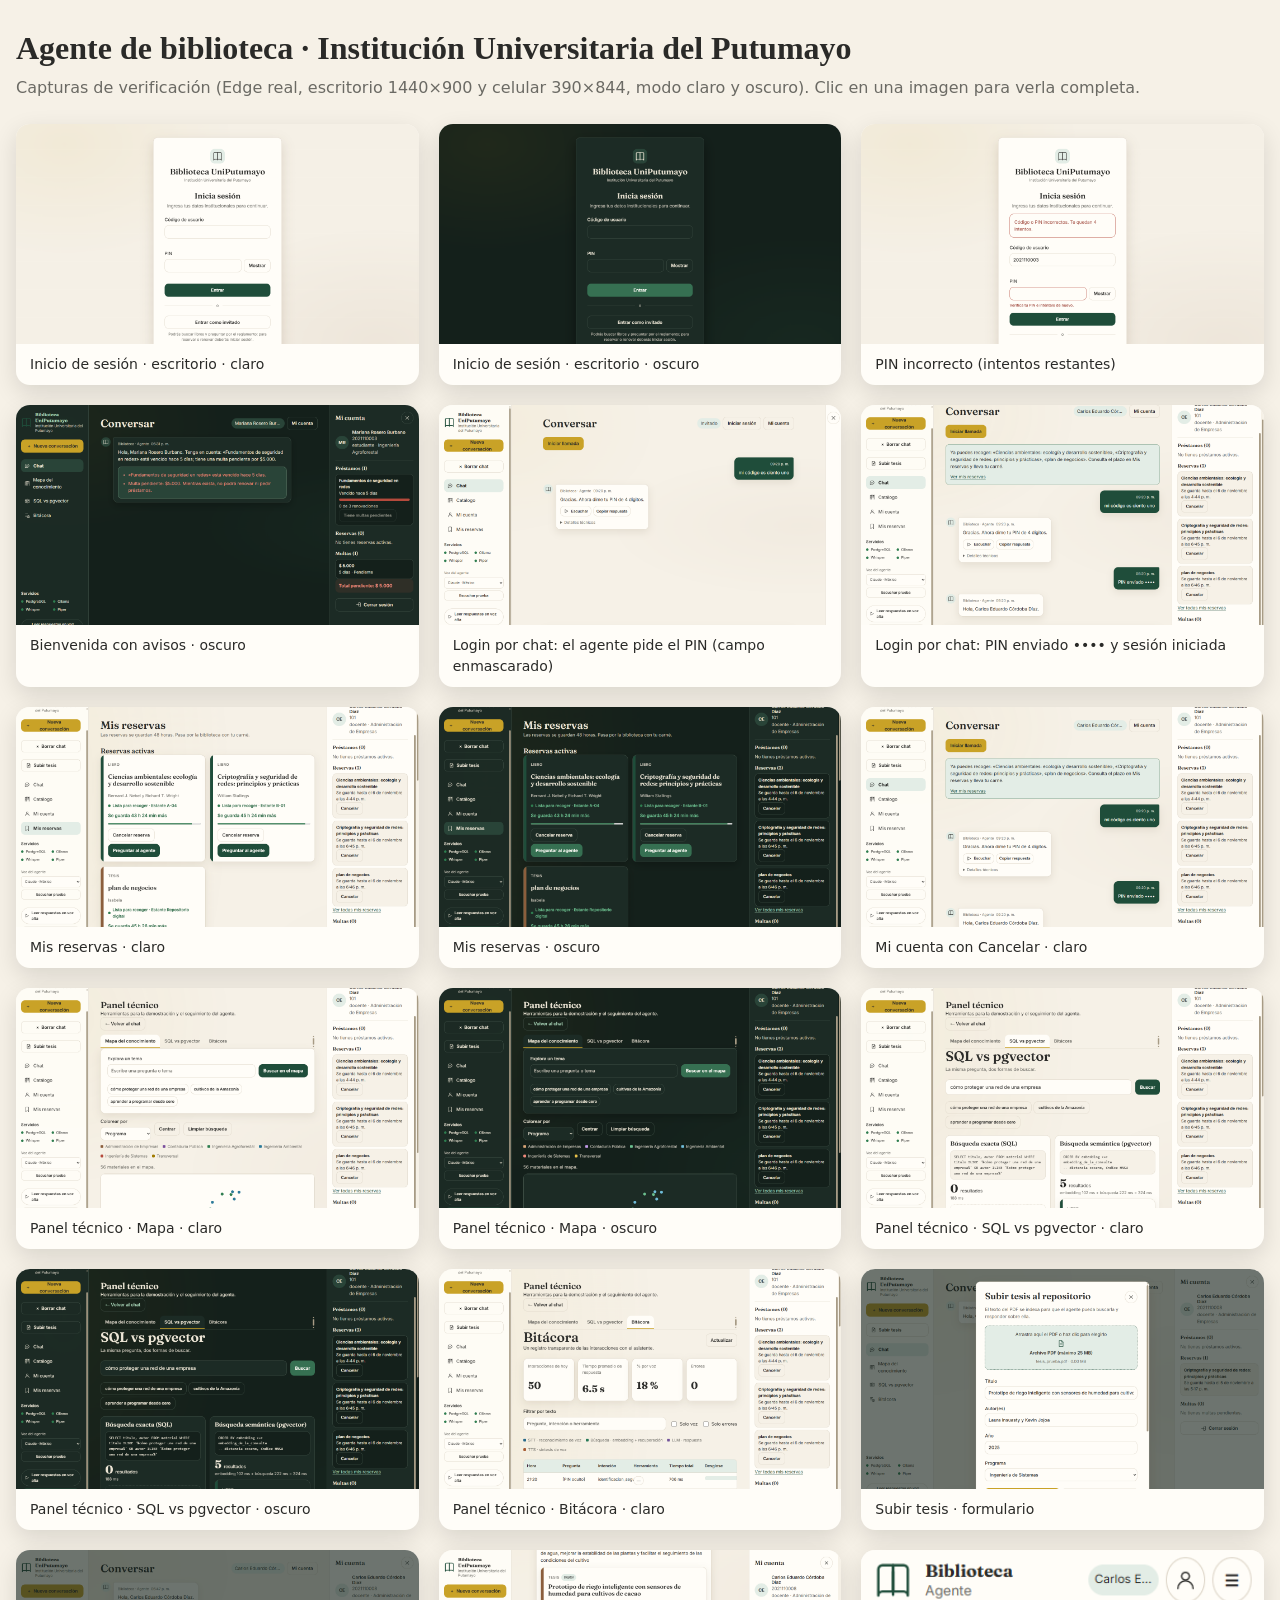
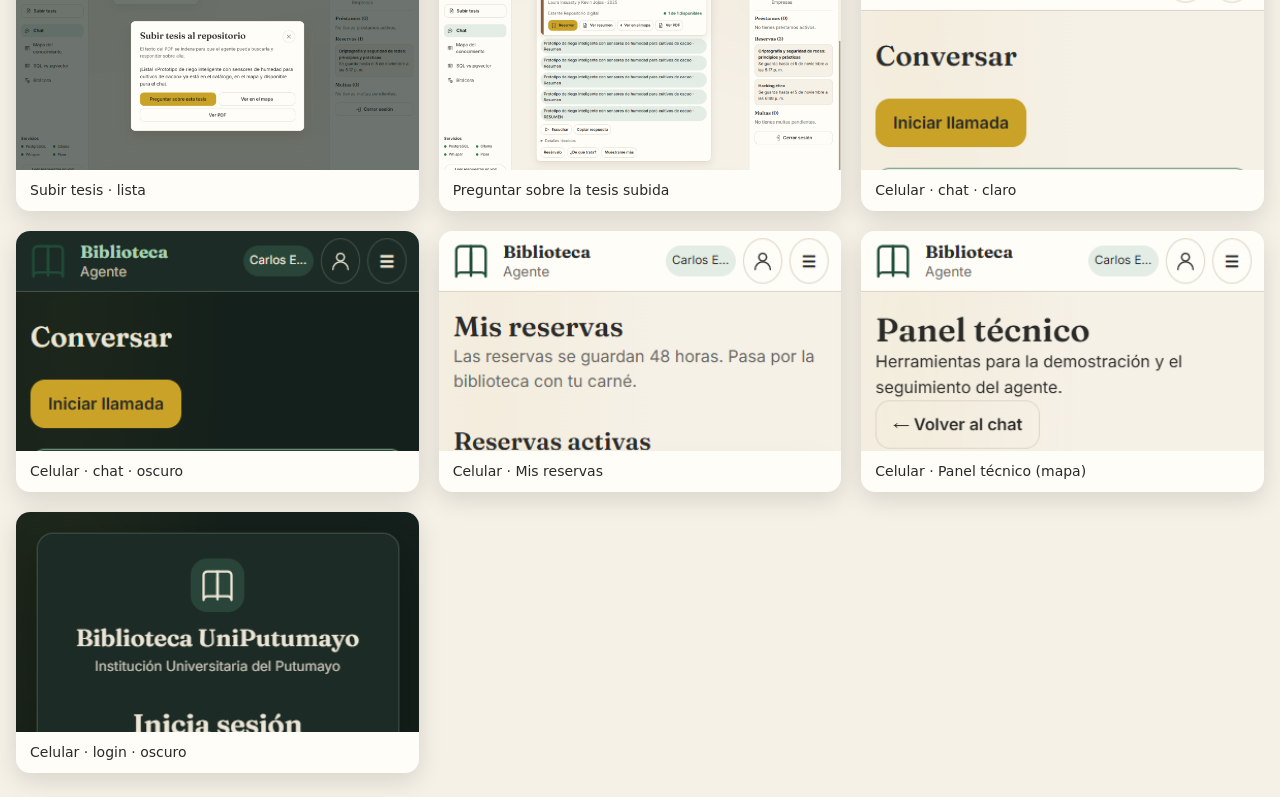
<file: docs/capturas/index.html>
<!doctype html><html lang="es"><head><meta charset="utf-8"><meta name="viewport" content="width=device-width, initial-scale=1"><title>Capturas · Agente de biblioteca</title>
<style>:root{--papel:#F6F1E7;--sup:#FFFDF8;--tinta:#2A2A28;--gris:#6B6A64;--verde:#1F4D3A}@media (prefers-color-scheme:dark){:root{--papel:#14201B;--sup:#1C2B25;--tinta:#EDE6D6;--gris:#C6C1B5}}
body{margin:0;background:var(--papel);color:var(--tinta);font:16px/1.5 system-ui,sans-serif;padding:24px 16px}h1{font-family:Georgia,serif;margin:0 0 4px}p{color:var(--gris);margin:0 0 24px}
.g{display:grid;grid-template-columns:repeat(auto-fill,minmax(300px,1fr));gap:20px}figure{margin:0;background:var(--sup);border-radius:14px;overflow:hidden;box-shadow:0 8px 24px rgb(0 0 0/.12)}
img{display:block;width:100%;height:220px;object-fit:cover;object-position:top}figcaption{padding:10px 14px;font-size:14px}</style></head><body>
<h1>Agente de biblioteca · Institución Universitaria del Putumayo</h1><p>Capturas de verificación (Edge real, escritorio 1440×900 y celular 390×844, modo claro y oscuro). Clic en una imagen para verla completa.</p>
<div class="g"><figure><a href="30_login_escritorio_claro.png"><img src="30_login_escritorio_claro.png" alt="Inicio de sesión · escritorio · claro" loading="lazy"></a><figcaption>Inicio de sesión · escritorio · claro</figcaption></figure>
<figure><a href="31_login_escritorio_oscuro.png"><img src="31_login_escritorio_oscuro.png" alt="Inicio de sesión · escritorio · oscuro" loading="lazy"></a><figcaption>Inicio de sesión · escritorio · oscuro</figcaption></figure>
<figure><a href="32_login_pin_incorrecto.png"><img src="32_login_pin_incorrecto.png" alt="PIN incorrecto (intentos restantes)" loading="lazy"></a><figcaption>PIN incorrecto (intentos restantes)</figcaption></figure>
<figure><a href="34_login_correcto_avisos_oscuro.png"><img src="34_login_correcto_avisos_oscuro.png" alt="Bienvenida con avisos · oscuro" loading="lazy"></a><figcaption>Bienvenida con avisos · oscuro</figcaption></figure>
<figure><a href="51_chat_pide_pin.png"><img src="51_chat_pide_pin.png" alt="Login por chat: el agente pide el PIN (campo enmascarado)" loading="lazy"></a><figcaption>Login por chat: el agente pide el PIN (campo enmascarado)</figcaption></figure>
<figure><a href="52_chat_sesion_iniciada.png"><img src="52_chat_sesion_iniciada.png" alt="Login por chat: PIN enviado •••• y sesión iniciada" loading="lazy"></a><figcaption>Login por chat: PIN enviado •••• y sesión iniciada</figcaption></figure>
<figure><a href="53_mis_reservas_claro.png"><img src="53_mis_reservas_claro.png" alt="Mis reservas · claro" loading="lazy"></a><figcaption>Mis reservas · claro</figcaption></figure>
<figure><a href="53_mis_reservas_oscuro.png"><img src="53_mis_reservas_oscuro.png" alt="Mis reservas · oscuro" loading="lazy"></a><figcaption>Mis reservas · oscuro</figcaption></figure>
<figure><a href="54_mi_cuenta_claro.png"><img src="54_mi_cuenta_claro.png" alt="Mi cuenta con Cancelar · claro" loading="lazy"></a><figcaption>Mi cuenta con Cancelar · claro</figcaption></figure>
<figure><a href="55_panel_mapa_claro.png"><img src="55_panel_mapa_claro.png" alt="Panel técnico · Mapa · claro" loading="lazy"></a><figcaption>Panel técnico · Mapa · claro</figcaption></figure>
<figure><a href="55_panel_mapa_oscuro.png"><img src="55_panel_mapa_oscuro.png" alt="Panel técnico · Mapa · oscuro" loading="lazy"></a><figcaption>Panel técnico · Mapa · oscuro</figcaption></figure>
<figure><a href="56_panel_sql_claro.png"><img src="56_panel_sql_claro.png" alt="Panel técnico · SQL vs pgvector · claro" loading="lazy"></a><figcaption>Panel técnico · SQL vs pgvector · claro</figcaption></figure>
<figure><a href="56_panel_sql_oscuro.png"><img src="56_panel_sql_oscuro.png" alt="Panel técnico · SQL vs pgvector · oscuro" loading="lazy"></a><figcaption>Panel técnico · SQL vs pgvector · oscuro</figcaption></figure>
<figure><a href="57_panel_bitacora_claro.png"><img src="57_panel_bitacora_claro.png" alt="Panel técnico · Bitácora · claro" loading="lazy"></a><figcaption>Panel técnico · Bitácora · claro</figcaption></figure>
<figure><a href="41_subir_tesis_lleno.png"><img src="41_subir_tesis_lleno.png" alt="Subir tesis · formulario" loading="lazy"></a><figcaption>Subir tesis · formulario</figcaption></figure>
<figure><a href="43_subir_tesis_lista.png"><img src="43_subir_tesis_lista.png" alt="Subir tesis · lista" loading="lazy"></a><figcaption>Subir tesis · lista</figcaption></figure>
<figure><a href="44_preguntar_sobre_tesis.png"><img src="44_preguntar_sobre_tesis.png" alt="Preguntar sobre la tesis subida" loading="lazy"></a><figcaption>Preguntar sobre la tesis subida</figcaption></figure>
<figure><a href="58_movil_chat_claro.png"><img src="58_movil_chat_claro.png" alt="Celular · chat · claro" loading="lazy"></a><figcaption>Celular · chat · claro</figcaption></figure>
<figure><a href="59_movil_chat_oscuro.png"><img src="59_movil_chat_oscuro.png" alt="Celular · chat · oscuro" loading="lazy"></a><figcaption>Celular · chat · oscuro</figcaption></figure>
<figure><a href="60_movil_mis_reservas.png"><img src="60_movil_mis_reservas.png" alt="Celular · Mis reservas" loading="lazy"></a><figcaption>Celular · Mis reservas</figcaption></figure>
<figure><a href="61_movil_panel_mapa.png"><img src="61_movil_panel_mapa.png" alt="Celular · Panel técnico (mapa)" loading="lazy"></a><figcaption>Celular · Panel técnico (mapa)</figcaption></figure>
<figure><a href="36_login_movil_oscuro.png"><img src="36_login_movil_oscuro.png" alt="Celular · login · oscuro" loading="lazy"></a><figcaption>Celular · login · oscuro</figcaption></figure></div></body></html>
</file>
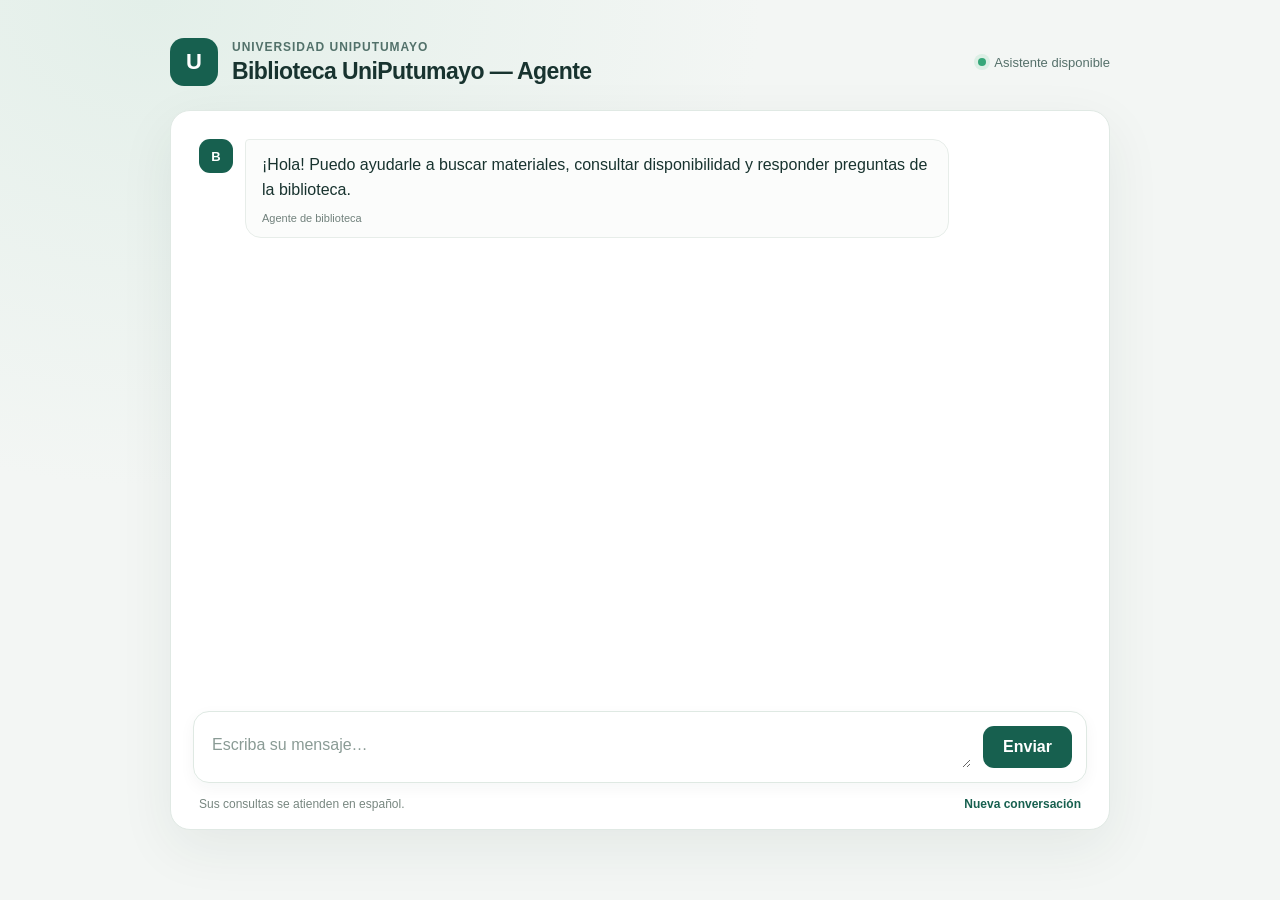
<file: static/_respaldo/index.html>
<!doctype html>
<html lang="es">
<head>
  <meta charset="utf-8">
  <meta name="viewport" content="width=device-width, initial-scale=1">
  <meta name="theme-color" content="#123c35">
  <title>Biblioteca UniPutumayo — Agente</title>
  <link rel="stylesheet" href="/static/styles.css">
  <script src="/static/app.js" defer></script>
</head>
<body>
  <main class="app-shell">
    <header class="topbar">
      <div class="brand-mark" aria-hidden="true">U</div>
      <div>
        <p class="eyebrow">Universidad UniPutumayo</p>
        <h1>Biblioteca UniPutumayo — Agente</h1>
      </div>
      <span class="status"><span class="status-dot"></span> Asistente disponible</span>
    </header>

    <!-- El espacio queda preparado para las pestañas de Mi cuenta, SQL vs pgvector,
         Bitácora y micrófono que se implementarán en la Fase 6. -->
    <section class="chat-card" aria-label="Conversación con el agente">
      <div id="chat-history" class="chat-history" aria-live="polite">
        <article class="message agent-message">
          <div class="avatar" aria-hidden="true">B</div>
          <div class="message-content">
            <p>¡Hola! Puedo ayudarle a buscar materiales, consultar disponibilidad y responder preguntas de la biblioteca.</p>
            <small>Agente de biblioteca</small>
          </div>
        </article>
      </div>
      <form id="chat-form" class="composer">
        <label class="sr-only" for="chat-input">Escriba su mensaje</label>
        <textarea id="chat-input" rows="1" maxlength="2000" placeholder="Escriba su mensaje…" required></textarea>
        <button id="send-button" class="send-button" type="submit">Enviar</button>
      </form>
      <div class="chat-footer">
        <span>Sus consultas se atienden en español.</span>
        <button id="new-chat" class="text-button" type="button">Nueva conversación</button>
      </div>
    </section>
  </main>
</body>
</html>
</file>
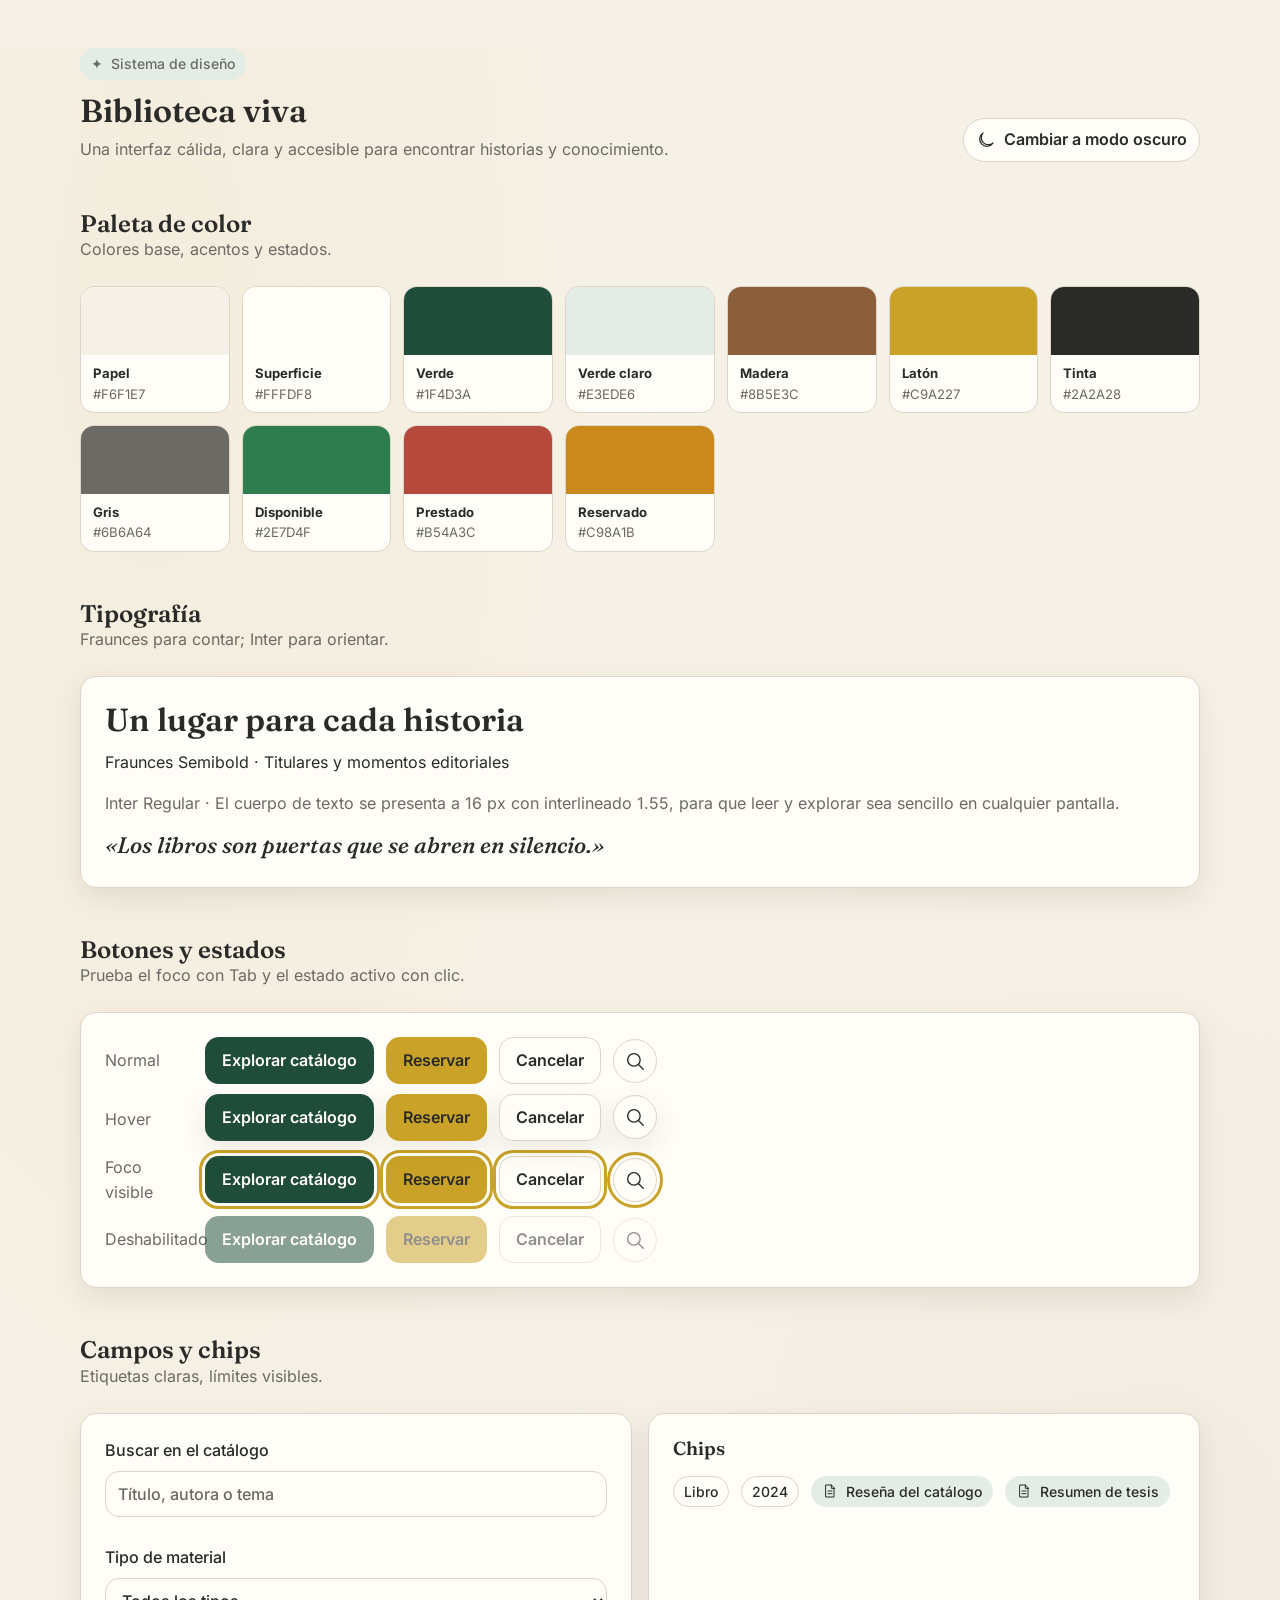
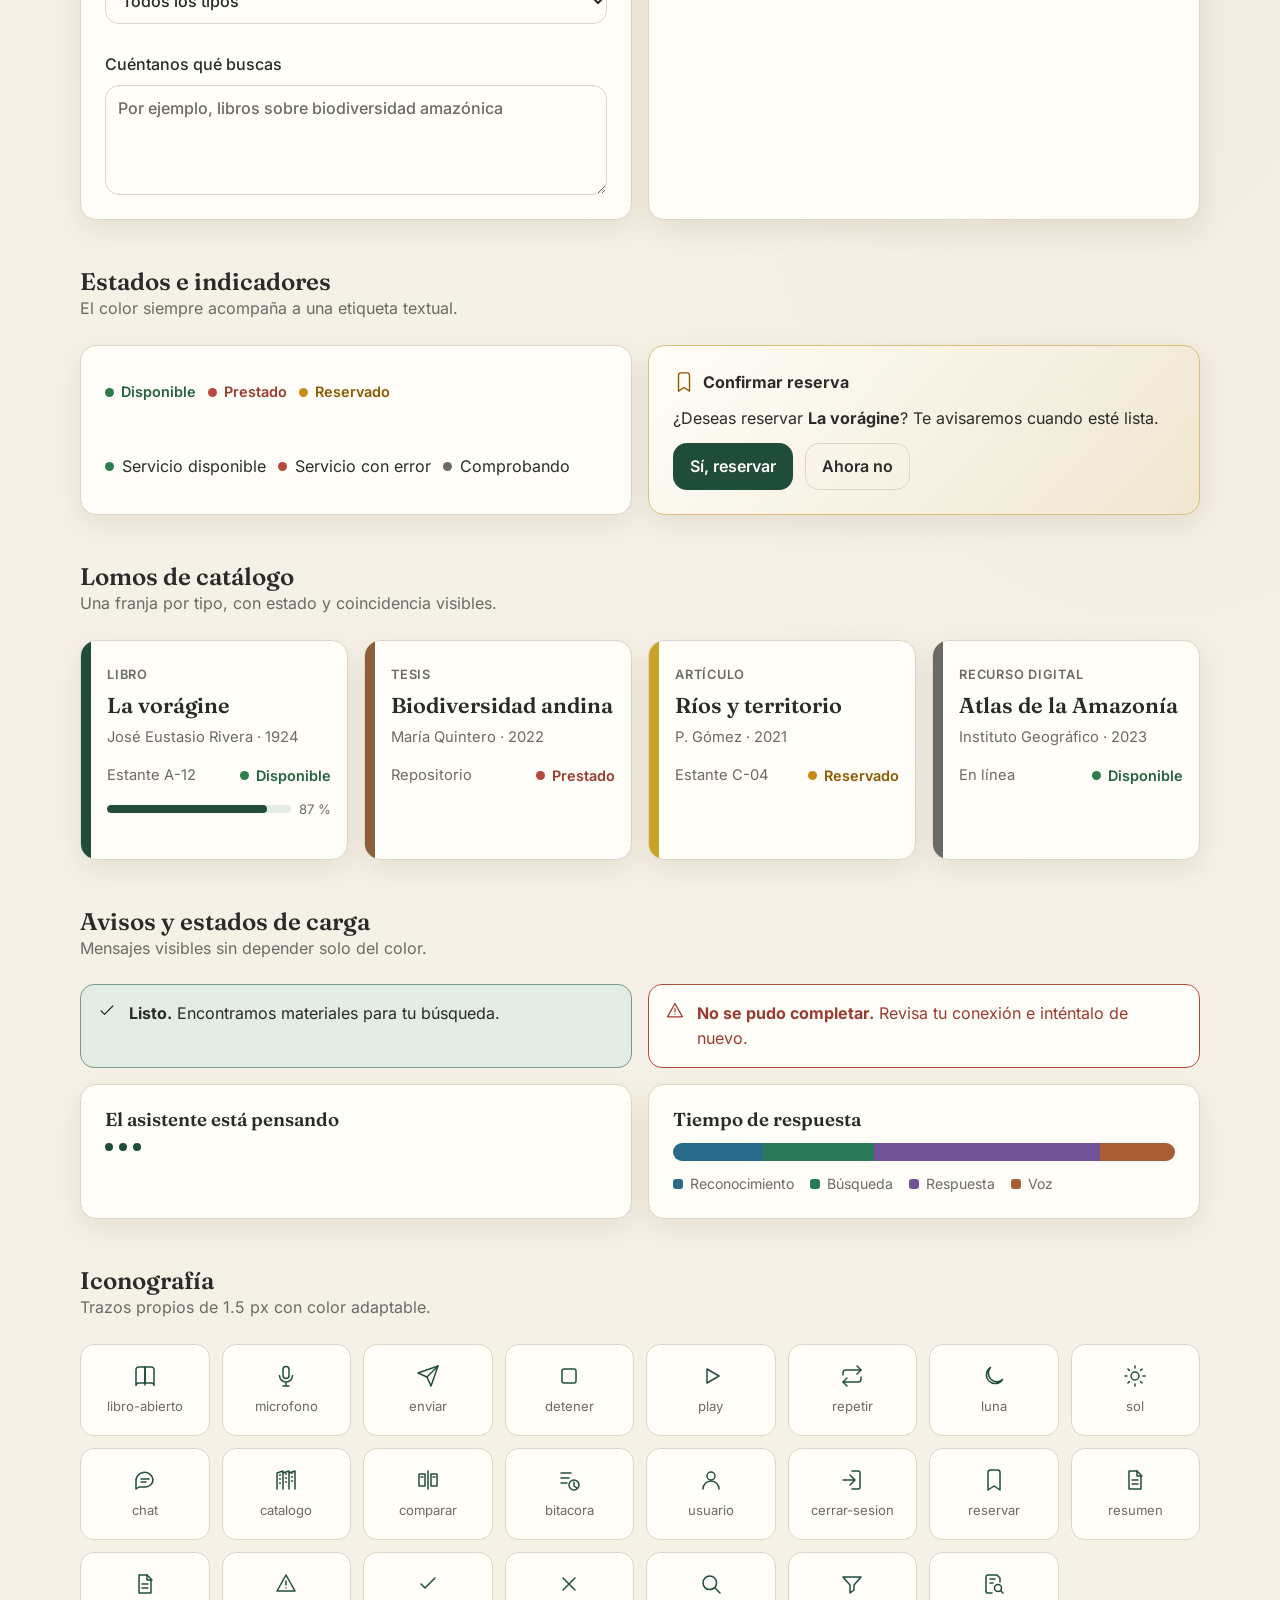
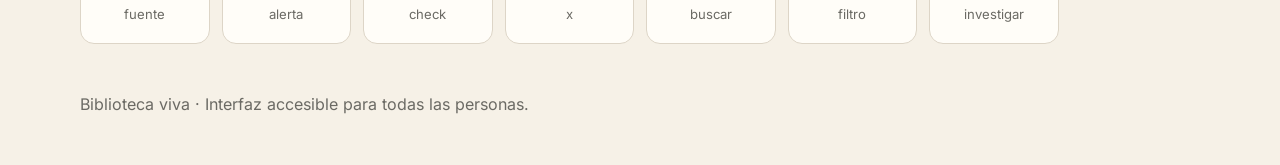
<file: static/guia_estilo.html>
<!doctype html>
<html lang="es">
<head>
  <meta charset="utf-8">
  <meta name="viewport" content="width=device-width, initial-scale=1">
  <meta name="theme-color" content="#F6F1E7">
  <title>Biblioteca viva · Guía de estilo</title>
  <!-- Este fragmento mínimo evita el parpadeo al aplicar la preferencia guardada en el head. -->
  <script>
    try {
      const temaGuardado = localStorage.getItem("tema");
      document.documentElement.dataset.tema =
        temaGuardado === "claro" || temaGuardado === "oscuro"
          ? temaGuardado
          : matchMedia("(prefers-color-scheme: dark)").matches ? "oscuro" : "claro";
    } catch {
      document.documentElement.dataset.tema =
        matchMedia("(prefers-color-scheme: dark)").matches ? "oscuro" : "claro";
    }
  </script>
  <link rel="stylesheet" href="/static/css/variables.css">
  <link rel="stylesheet" href="/static/css/base.css">
  <link rel="stylesheet" href="/static/css/componentes.css">
</head>
<body>
  <header class="contenedor seccion">
    <div class="seccion__encabezado">
      <div>
        <p class="chip chip--fuente"><span aria-hidden="true">✦</span> Sistema de diseño</p>
        <h1 style="margin-top: 12px">Biblioteca viva</h1>
        <p class="texto-sec" style="margin-top: 8px">Una interfaz cálida, clara y accesible para encontrar historias y conocimiento.</p>
      </div>
      <button class="interruptor" id="interruptor-tema" type="button" aria-pressed="false" aria-label="Activar modo oscuro">
        <span>Modo oscuro</span>
      </button>
    </div>
  </header>

  <main class="contenedor">
    <section class="seccion" aria-labelledby="paleta-titulo">
      <div class="seccion__encabezado">
        <div><h2 id="paleta-titulo">Paleta de color</h2><p>Colores base, acentos y estados.</p></div>
      </div>
      <div class="paleta-muestra">
        <div class="color-muestra"><div class="color-muestra__bloque" style="--muestra:#F6F1E7"></div><div class="color-muestra__texto"><strong>Papel</strong><span>#F6F1E7</span></div></div>
        <div class="color-muestra"><div class="color-muestra__bloque" style="--muestra:#FFFDF8"></div><div class="color-muestra__texto"><strong>Superficie</strong><span>#FFFDF8</span></div></div>
        <div class="color-muestra"><div class="color-muestra__bloque" style="--muestra:#1F4D3A"></div><div class="color-muestra__texto"><strong>Verde</strong><span>#1F4D3A</span></div></div>
        <div class="color-muestra"><div class="color-muestra__bloque" style="--muestra:#E3EDE6"></div><div class="color-muestra__texto"><strong>Verde claro</strong><span>#E3EDE6</span></div></div>
        <div class="color-muestra"><div class="color-muestra__bloque" style="--muestra:#8B5E3C"></div><div class="color-muestra__texto"><strong>Madera</strong><span>#8B5E3C</span></div></div>
        <div class="color-muestra"><div class="color-muestra__bloque" style="--muestra:#C9A227"></div><div class="color-muestra__texto"><strong>Latón</strong><span>#C9A227</span></div></div>
        <div class="color-muestra"><div class="color-muestra__bloque" style="--muestra:#2A2A28"></div><div class="color-muestra__texto"><strong>Tinta</strong><span>#2A2A28</span></div></div>
        <div class="color-muestra"><div class="color-muestra__bloque" style="--muestra:#6B6A64"></div><div class="color-muestra__texto"><strong>Gris</strong><span>#6B6A64</span></div></div>
        <div class="color-muestra"><div class="color-muestra__bloque" style="--muestra:#2E7D4F"></div><div class="color-muestra__texto"><strong>Disponible</strong><span>#2E7D4F</span></div></div>
        <div class="color-muestra"><div class="color-muestra__bloque" style="--muestra:#B54A3C"></div><div class="color-muestra__texto"><strong>Prestado</strong><span>#B54A3C</span></div></div>
        <div class="color-muestra"><div class="color-muestra__bloque" style="--muestra:#C98A1B"></div><div class="color-muestra__texto"><strong>Reservado</strong><span>#C98A1B</span></div></div>
      </div>
    </section>

    <section class="seccion" aria-labelledby="tipografia-titulo">
      <div class="seccion__encabezado"><div><h2 id="tipografia-titulo">Tipografía</h2><p>Fraunces para contar; Inter para orientar.</p></div></div>
      <article class="tarjeta">
        <h3 style="font-size:2rem">Un lugar para cada historia</h3>
        <p style="margin-top:12px">Fraunces Semibold · Titulares y momentos editoriales</p>
        <p class="texto-sec" style="margin-top:16px">Inter Regular · El cuerpo de texto se presenta a 16 px con interlineado 1.55, para que leer y explorar sea sencillo en cualquier pantalla.</p>
        <p style="margin-top:12px;font-family:Fraunces,Georgia,serif;font-size:1.4rem;font-style:italic">«Los libros son puertas que se abren en silencio.»</p>
      </article>
    </section>

    <section class="seccion" aria-labelledby="botones-titulo">
      <div class="seccion__encabezado"><div><h2 id="botones-titulo">Botones y estados</h2><p>Prueba el foco con Tab y el estado activo con clic.</p></div></div>
      <div class="tarjeta rejilla">
        <div class="muestra-estados">
          <div class="muestra-estados__fila"><span>Normal</span><button class="btn btn--primario" type="button">Explorar catálogo</button><button class="btn btn--acento" type="button">Reservar</button><button class="btn btn--fantasma" type="button">Cancelar</button><button class="btn btn--icono" type="button" aria-label="Buscar"><span data-icono="buscar"></span></button></div>
          <div class="muestra-estados__fila"><span>Hover</span><button class="btn btn--primario btn--muestra-hover" type="button">Explorar catálogo</button><button class="btn btn--acento btn--muestra-hover" type="button">Reservar</button><button class="btn btn--fantasma btn--muestra-hover" type="button">Cancelar</button><button class="btn btn--icono btn--muestra-hover" type="button" aria-label="Buscar en estado hover"><span data-icono="buscar"></span></button></div>
          <div class="muestra-estados__fila"><span>Foco visible</span><button class="btn btn--primario btn--muestra-foco" type="button">Explorar catálogo</button><button class="btn btn--acento btn--muestra-foco" type="button">Reservar</button><button class="btn btn--fantasma btn--muestra-foco" type="button">Cancelar</button><button class="btn btn--icono btn--muestra-foco" type="button" aria-label="Buscar con foco visible"><span data-icono="buscar"></span></button></div>
          <div class="muestra-estados__fila"><span>Deshabilitado</span><button class="btn btn--primario" type="button" disabled>Explorar catálogo</button><button class="btn btn--acento" type="button" disabled>Reservar</button><button class="btn btn--fantasma" type="button" disabled>Cancelar</button><button class="btn btn--icono" type="button" aria-label="Buscar deshabilitado" disabled><span data-icono="buscar"></span></button></div>
        </div>
      </div>
    </section>

    <section class="seccion" aria-labelledby="campos-titulo">
      <div class="seccion__encabezado"><div><h2 id="campos-titulo">Campos y chips</h2><p>Etiquetas claras, límites visibles.</p></div></div>
      <div class="rejilla rejilla--2">
        <article class="tarjeta rejilla">
          <label class="campo">Buscar en el catálogo<input type="search" placeholder="Título, autora o tema"></label>
          <label class="campo">Tipo de material<select><option>Todos los tipos</option><option>Libro</option><option>Tesis</option></select></label>
          <label class="campo">Cuéntanos qué buscas<textarea rows="3" placeholder="Por ejemplo, libros sobre biodiversidad amazónica"></textarea></label>
        </article>
        <article class="tarjeta">
          <h3>Chips</h3>
          <div class="fila" style="margin-top:16px"><span class="chip">Libro</span><span class="chip">2024</span><span class="chip chip--fuente"><span data-icono="fuente"></span> Reseña del catálogo</span><span class="chip chip--fuente"><span data-icono="resumen"></span> Resumen de tesis</span></div>
        </article>
      </div>
    </section>

    <section class="seccion" aria-labelledby="estados-titulo">
      <div class="seccion__encabezado"><div><h2 id="estados-titulo">Estados e indicadores</h2><p>El color siempre acompaña a una etiqueta textual.</p></div></div>
      <div class="rejilla rejilla--2">
        <article class="tarjeta rejilla">
          <div class="fila"><span class="estado estado--disponible">Disponible</span><span class="estado estado--prestado">Prestado</span><span class="estado estado--reservado">Reservado</span></div>
          <div class="fila"><span class="servicio servicio--ok"><span class="servicio__punto"></span>Servicio disponible</span><span class="servicio servicio--error"><span class="servicio__punto"></span>Servicio con error</span><span class="servicio servicio--espera"><span class="servicio__punto"></span>Comprobando</span></div>
        </article>
        <article class="tarjeta confirmacion">
          <p class="confirmacion__titulo"><span data-icono="reservar"></span> Confirmar reserva</p>
          <p>¿Deseas reservar <strong>La vorágine</strong>? Te avisaremos cuando esté lista.</p>
          <div class="fila"><button class="btn btn--primario" type="button">Sí, reservar</button><button class="btn btn--fantasma" type="button">Ahora no</button></div>
        </article>
      </div>
    </section>

    <section class="seccion" aria-labelledby="libros-titulo">
      <div class="seccion__encabezado"><div><h2 id="libros-titulo">Lomos de catálogo</h2><p>Una franja por tipo, con estado y coincidencia visibles.</p></div></div>
      <div class="rejilla rejilla--4">
        <article class="lomo lomo--libro"><p class="lomo__tipo">Libro</p><h3>La vorágine</h3><p class="lomo__autor">José Eustasio Rivera · 1924</p><div class="lomo__pie"><span class="lomo__estante">Estante A-12</span><span class="estado estado--disponible">Disponible</span></div><div class="coincidencia"><progress value="87" max="100" aria-label="Coincidencia 87 por ciento"></progress><span>87 %</span></div></article>
        <article class="lomo lomo--tesis"><p class="lomo__tipo">Tesis</p><h3>Biodiversidad andina</h3><p class="lomo__autor">María Quintero · 2022</p><div class="lomo__pie"><span class="lomo__estante">Repositorio</span><span class="estado estado--prestado">Prestado</span></div></article>
        <article class="lomo lomo--articulo"><p class="lomo__tipo">Artículo</p><h3>Ríos y territorio</h3><p class="lomo__autor">P. Gómez · 2021</p><div class="lomo__pie"><span class="lomo__estante">Estante C-04</span><span class="estado estado--reservado">Reservado</span></div></article>
        <article class="lomo lomo--recurso_digital"><p class="lomo__tipo">Recurso digital</p><h3>Atlas de la Amazonía</h3><p class="lomo__autor">Instituto Geográfico · 2023</p><div class="lomo__pie"><span class="lomo__estante">En línea</span><span class="estado estado--disponible">Disponible</span></div></article>
      </div>
    </section>

    <section class="seccion" aria-labelledby="avisos-titulo">
      <div class="seccion__encabezado"><div><h2 id="avisos-titulo">Avisos y estados de carga</h2><p>Mensajes visibles sin depender solo del color.</p></div></div>
      <div class="rejilla rejilla--2">
        <div class="aviso aviso--info"><span data-icono="check"></span><p><strong>Listo.</strong> Encontramos materiales para tu búsqueda.</p></div>
        <div class="aviso aviso--error"><span data-icono="alerta"></span><p><strong>No se pudo completar.</strong> Revisa tu conexión e inténtalo de nuevo.</p></div>
        <article class="tarjeta"><h3>El asistente está pensando</h3><p class="pensando" role="status" aria-label="Procesando"><span></span><span></span><span></span><span class="sr-only">Procesando la búsqueda</span></p></article>
        <article class="tarjeta"><h3>Tiempo de respuesta</h3><div class="barra-tiempos" role="img" aria-label="Tiempos: reconocimiento 18 por ciento, búsqueda 22 por ciento, respuesta 45 por ciento, voz 15 por ciento"><span class="barra-tiempos__segmento barra-tiempos__stt" style="width:18%"></span><span class="barra-tiempos__segmento barra-tiempos__busqueda" style="width:22%"></span><span class="barra-tiempos__segmento barra-tiempos__llm" style="width:45%"></span><span class="barra-tiempos__segmento barra-tiempos__tts" style="width:15%"></span></div><div class="leyenda"><span class="leyenda__item"><i class="leyenda__color barra-tiempos__stt"></i>Reconocimiento</span><span class="leyenda__item"><i class="leyenda__color barra-tiempos__busqueda"></i>Búsqueda</span><span class="leyenda__item"><i class="leyenda__color barra-tiempos__llm"></i>Respuesta</span><span class="leyenda__item"><i class="leyenda__color barra-tiempos__tts"></i>Voz</span></div></article>
      </div>
    </section>

    <section class="seccion" aria-labelledby="iconos-titulo">
      <div class="seccion__encabezado"><div><h2 id="iconos-titulo">Iconografía</h2><p>Trazos propios de 1.5 px con color adaptable.</p></div></div>
      <div class="iconos" id="muestra-iconos"></div>
    </section>
  </main>
  <footer class="contenedor seccion"><p class="texto-sec">Biblioteca viva · Interfaz accesible para todas las personas.</p></footer>
  <script type="module">
    import { iniciarTema } from "/static/js/tema.js";
    import { iconos } from "/static/js/iconos.js";

    iniciarTema();
    const contenedorIconos = document.querySelector("#muestra-iconos");
    for (const [nombre, dibujo] of Object.entries(iconos)) {
      const elemento = document.createElement("div");
      elemento.className = "icono-muestra";
      elemento.innerHTML = `${dibujo}<span>${nombre}</span>`;
      contenedorIconos.append(elemento);
    }
    document.querySelectorAll("[data-icono]").forEach((elemento) => {
      elemento.innerHTML = iconos[elemento.dataset.icono] || "";
    });
  </script>
</body>
</html>
</file>
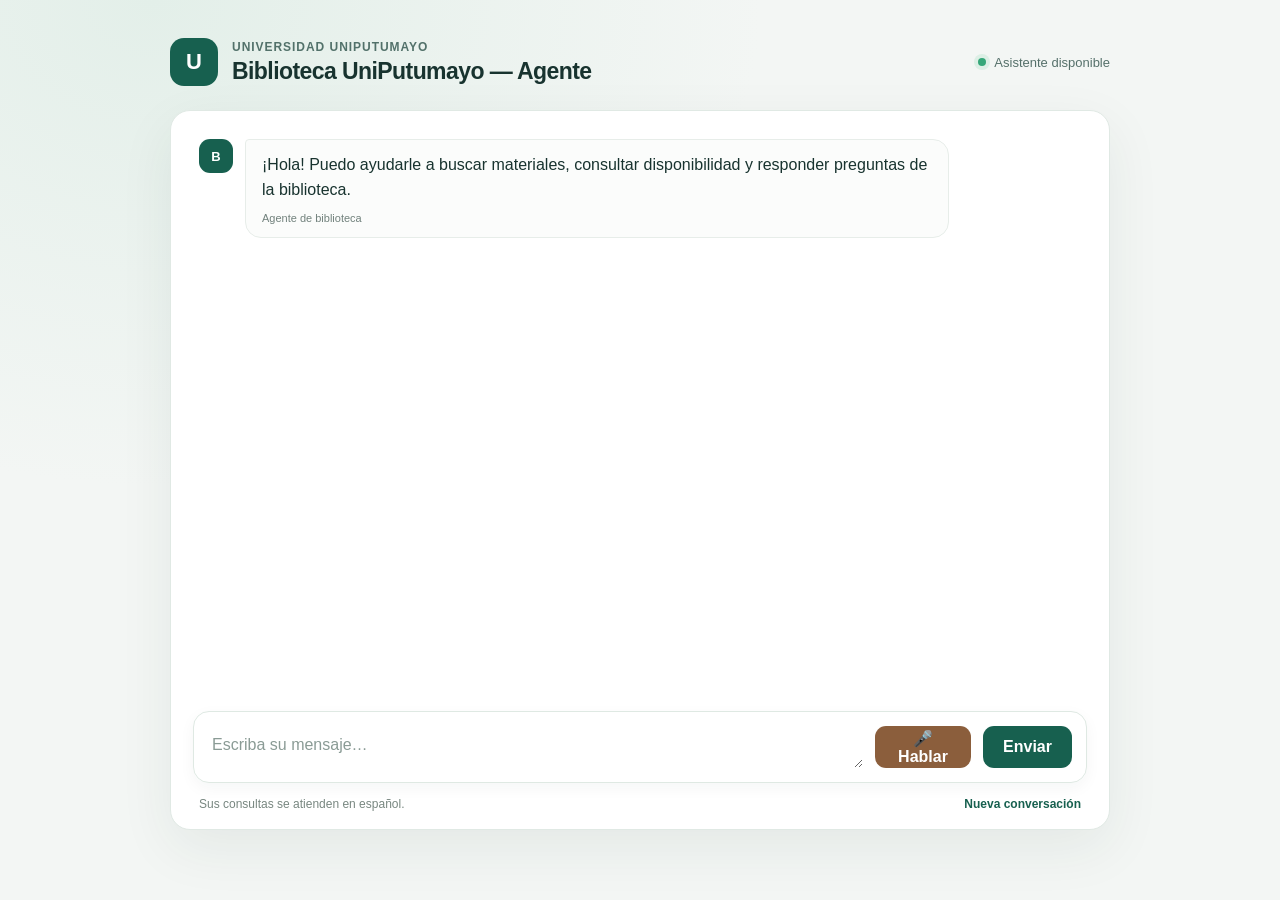
<file: static/_respaldo/index_v2_microfono.html>
<!doctype html>
<html lang="es">
<head>
  <meta charset="utf-8">
  <meta name="viewport" content="width=device-width, initial-scale=1">
  <meta name="theme-color" content="#123c35">
  <title>Biblioteca UniPutumayo — Agente</title>
  <link rel="stylesheet" href="/static/styles.css">
  <script src="/static/app.js" defer></script>
  <!-- Micrófono provisional (Fase 5); el rediseño lo reemplaza por voz.js -->
  <script type="module" src="/static/voz_basica.js"></script>
  <style>
    .mic-button { background: #8B5E3C; }
    .mic-button.grabando { background: #B54A3C; animation: pulso 1s ease-in-out infinite; }
    .bibliografia { margin-top: 1rem; }
    .bibliografia h3 { margin-bottom: .5rem; }
    .bibliografia ol { padding-left: 2em; }
    .bibliografia li, .bibliografia-entrada { padding-left: 2em; text-indent: -2em; }
    .bibliografia li { margin-bottom: .75rem; }
    .bibliografia-copiar { margin-top: .5rem; }
    .bibliografia-anuncio { margin-left: .5rem; }
    @keyframes pulso { 50% { box-shadow: 0 0 0 8px rgb(181 74 60 / 25%); } }
    @media (prefers-reduced-motion: reduce) { .mic-button.grabando { animation: none; } }
  </style>
</head>
<body>
  <main class="app-shell">
    <header class="topbar">
      <div class="brand-mark" aria-hidden="true">U</div>
      <div>
        <p class="eyebrow">Universidad UniPutumayo</p>
        <h1>Biblioteca UniPutumayo — Agente</h1>
      </div>
      <span class="status"><span class="status-dot"></span> Asistente disponible</span>
    </header>

    <!-- El espacio queda preparado para las pestañas de Mi cuenta, SQL vs pgvector,
         Bitácora y micrófono que se implementarán en la Fase 6. -->
    <section class="chat-card" aria-label="Conversación con el agente">
      <div id="chat-history" class="chat-history" aria-live="polite">
        <article class="message agent-message">
          <div class="avatar" aria-hidden="true">B</div>
          <div class="message-content">
            <p>¡Hola! Puedo ayudarle a buscar materiales, consultar disponibilidad y responder preguntas de la biblioteca.</p>
            <small>Agente de biblioteca</small>
          </div>
        </article>
      </div>
      <form id="chat-form" class="composer">
        <label class="sr-only" for="chat-input">Escriba su mensaje</label>
        <textarea id="chat-input" rows="1" maxlength="2000" placeholder="Escriba su mensaje…" required></textarea>
        <button id="mic-button" class="send-button mic-button" type="button" aria-label="Grabar pregunta por voz">🎤 Hablar</button>
        <button id="send-button" class="send-button" type="submit">Enviar</button>
      </form>
      <div class="chat-footer">
        <span>Sus consultas se atienden en español.</span>
        <button id="new-chat" class="text-button" type="button">Nueva conversación</button>
      </div>
    </section>
  </main>
</body>
</html>
</file>
<file: static/styles.css>
:root {
  color-scheme: light;
  font-family: "Segoe UI", Arial, sans-serif;
  color: #18332f;
  background: #f3f6f4;
  font-synthesis: none;
  text-rendering: optimizeLegibility;
}

* {
  box-sizing: border-box;
}

body {
  min-width: 320px;
  min-height: 100vh;
  margin: 0;
  background:
    radial-gradient(ellipse at 12% 0%, #e3efe9 0, transparent 38rem),
    #f3f6f4;
}

button,
textarea {
  font: inherit;
}

.app-shell {
  width: min(940px, calc(100% - 32px));
  margin: 0 auto;
  padding: 38px 0;
}

.topbar {
  display: flex;
  align-items: center;
  gap: 14px;
  margin-bottom: 24px;
}

.brand-mark,
.avatar {
  display: grid;
  flex: 0 0 auto;
  place-items: center;
  border-radius: 14px;
  color: #fff;
  background: #17604f;
  font-weight: 700;
}

.brand-mark {
  width: 48px;
  height: 48px;
  font-size: 22px;
}

.eyebrow {
  margin: 0 0 4px;
  color: #52716a;
  font-size: 12px;
  font-weight: 700;
  letter-spacing: 0.08em;
  text-transform: uppercase;
}

h1 {
  margin: 0;
  font-size: clamp(18px, 3vw, 23px);
  letter-spacing: -0.025em;
}

.status {
  display: inline-flex;
  align-items: center;
  gap: 8px;
  margin-left: auto;
  color: #55706a;
  font-size: 13px;
  white-space: nowrap;
}

.status-dot {
  width: 8px;
  height: 8px;
  border-radius: 50%;
  background: #36a779;
  box-shadow: 0 0 0 4px #dcefe5;
}

.chat-card {
  display: flex;
  min-height: min(720px, calc(100vh - 150px));
  flex-direction: column;
  overflow: hidden;
  border: 1px solid #e0e9e4;
  border-radius: 20px;
  background: #fff;
  box-shadow: 0 18px 55px #18332f12;
}

.chat-history {
  display: flex;
  flex: 1;
  flex-direction: column;
  gap: 22px;
  overflow-y: auto;
  padding: 28px;
}

.message {
  display: flex;
  align-items: flex-start;
  gap: 12px;
  max-width: 85%;
}

.user-message {
  align-self: flex-end;
  flex-direction: row-reverse;
}

.avatar {
  width: 34px;
  height: 34px;
  border-radius: 11px;
  font-size: 13px;
}

.user-message .avatar {
  color: #31574e;
  background: #e7f0eb;
}

.message-content {
  min-width: 0;
  padding: 13px 16px;
  border: 1px solid #e7ede9;
  border-radius: 4px 16px 16px;
  background: #fbfcfb;
}

.user-message .message-content {
  border-color: #d7e9e1;
  border-radius: 16px 4px 16px 16px;
  background: #edf6f1;
}

.message-content p {
  margin: 0;
  line-height: 1.55;
  overflow-wrap: anywhere;
  white-space: pre-wrap;
}

.message-content small {
  display: block;
  margin-top: 9px;
  color: #71817c;
  font-size: 11px;
}

.composer {
  display: flex;
  align-items: flex-end;
  gap: 12px;
  margin: 0 22px;
  padding: 14px;
  border: 1px solid #dfe9e3;
  border-radius: 16px;
  background: #fff;
  box-shadow: 0 5px 16px #18332f0b;
}

.composer textarea {
  width: 100%;
  min-height: 42px;
  max-height: 140px;
  resize: vertical;
  padding: 10px 4px;
  border: 0;
  outline: 0;
  color: inherit;
}

.composer textarea::placeholder {
  color: #8a9b95;
}

.send-button {
  min-height: 42px;
  padding: 0 20px;
  border: 0;
  border-radius: 11px;
  color: #fff;
  background: #17604f;
  cursor: pointer;
  font-weight: 700;
}

.send-button:hover {
  background: #104c3f;
}

.send-button:disabled {
  cursor: wait;
  opacity: 0.65;
}

.chat-footer {
  display: flex;
  justify-content: space-between;
  gap: 12px;
  padding: 14px 28px 18px;
  color: #788780;
  font-size: 12px;
}

.text-button {
  padding: 0;
  border: 0;
  color: #17604f;
  background: transparent;
  cursor: pointer;
  font-weight: 700;
}

.text-button:hover {
  text-decoration: underline;
}

.sr-only {
  position: absolute;
  width: 1px;
  height: 1px;
  overflow: hidden;
  clip: rect(0, 0, 0, 0);
  white-space: nowrap;
  clip-path: inset(50%);
}

@media (max-width: 600px) {
  .app-shell {
    width: calc(100% - 20px);
    padding: 18px 0;
  }

  .status {
    display: none;
  }

  .chat-card {
    min-height: calc(100vh - 100px);
    border-radius: 16px;
  }

  .chat-history {
    padding: 20px 14px;
  }

  .message {
    max-width: 94%;
  }

  .composer {
    margin: 0 10px;
    padding: 9px;
  }

  .send-button {
    padding: 0 13px;
  }

  .chat-footer {
    padding: 12px 14px 15px;
    font-size: 11px;
  }
}
</file>
<file: static/css/variables.css>
:root {
  color-scheme: light;
  --papel: #F6F1E7;
  --superficie: #FFFDF8;
  --verde: #1F4D3A;
  --verde-claro: #E3EDE6;
  --madera: #8B5E3C;
  --laton: #C9A227;
  --tinta: #2A2A28;
  --gris: #6B6A64;
  --disponible: #2E7D4F;
  --prestado: #B54A3C;
  --reservado: #C98A1B;
  --disponible-texto: #23633E;
  --prestado-texto: #9A3B2F;
  --reservado-texto: #8A5A00;

  --fondo: var(--papel);
  --texto: var(--tinta);
  --texto-sec: var(--gris);
  --borde: #DDD5C7;
  --sombra: 0 10px 28px rgb(83 55 31 / 10%);
  --sombra-grande: 0 18px 42px rgb(83 55 31 / 17%);
  --foco: var(--laton);
  --boton-primario-bg: var(--verde);
  --boton-primario-fg: var(--superficie);
  --boton-acento-bg: var(--laton);
  --boton-acento-fg: var(--tinta);
  --radio: 14px;
  --radio-lg: 16px;
  --espacio-1: 4px;
  --espacio-2: 8px;
  --espacio-3: 12px;
  --espacio-4: 16px;
  --espacio-6: 24px;
  --espacio-8: 32px;
  --espacio-12: 48px;
  --dur-rapida: 150ms;
  --dur: 220ms;
  --ease: cubic-bezier(.2, .7, .2, 1);
}

[data-tema="oscuro"] {
  color-scheme: dark;
  --fondo: #14201B;
  --superficie: #1C2B25;
  --texto: #EDE6D6;
  --texto-sec: #C6C1B5;
  --verde-claro: #294438;
  --borde: #43544A;
  --sombra: 0 10px 28px rgb(0 0 0 / 24%);
  --sombra-grande: 0 18px 42px rgb(0 0 0 / 38%);
  --foco: #E3B84E;
  --boton-primario-bg: #367052;
  --boton-primario-fg: #FFFDF8;
  --boton-acento-bg: var(--laton);
  --boton-acento-fg: var(--tinta);
  --disponible-texto: #6CC08F;
  --prestado-texto: #E68A7D;
  --reservado-texto: #E3B04B;
}
</file>
<file: static/css/base.css>
@font-face {
  font-family: Inter;
  src: url("../fonts/inter-400.woff2") format("woff2");
  font-style: normal;
  font-weight: 400;
  font-display: swap;
}

@font-face {
  font-family: Inter;
  src: url("../fonts/inter-500.woff2") format("woff2");
  font-style: normal;
  font-weight: 500;
  font-display: swap;
}

@font-face {
  font-family: Inter;
  src: url("../fonts/inter-600.woff2") format("woff2");
  font-style: normal;
  font-weight: 600;
  font-display: swap;
}

@font-face {
  font-family: Inter;
  src: url("../fonts/inter-700.woff2") format("woff2");
  font-style: normal;
  font-weight: 700;
  font-display: swap;
}

@font-face {
  font-family: Fraunces;
  src: url("../fonts/fraunces-500.woff2") format("woff2");
  font-style: normal;
  font-weight: 500;
  font-display: swap;
}

@font-face {
  font-family: Fraunces;
  src: url("../fonts/fraunces-600.woff2") format("woff2");
  font-style: normal;
  font-weight: 600;
  font-display: swap;
}

@font-face {
  font-family: Fraunces;
  src: url("../fonts/fraunces-700.woff2") format("woff2");
  font-style: normal;
  font-weight: 700;
  font-display: swap;
}

@font-face {
  font-family: Fraunces;
  src: url("../fonts/fraunces-500-italic.woff2") format("woff2");
  font-style: italic;
  font-weight: 500;
  font-display: swap;
}

*,
*::before,
*::after {
  box-sizing: border-box;
}

html {
  min-width: 320px;
  background: var(--fondo);
  scroll-behavior: smooth;
}

body {
  min-width: 320px;
  min-height: 100vh;
  margin: 0;
  color: var(--texto);
  background-color: var(--fondo);
  background-image:
    radial-gradient(ellipse at 12% 8%, rgb(201 162 39 / 5%), transparent 34%),
    radial-gradient(ellipse at 90% 48%, rgb(139 94 60 / 4%), transparent 38%);
  font-family: Inter, sans-serif;
  font-size: 16px;
  line-height: 1.55;
  transition: color var(--dur) var(--ease), background-color var(--dur) var(--ease);
}

[data-tema="oscuro"] body {
  background-image:
    radial-gradient(ellipse at 12% 8%, rgb(201 162 39 / 5%), transparent 34%),
    radial-gradient(ellipse at 90% 48%, rgb(50 103 75 / 10%), transparent 38%);
}

button,
input,
select,
textarea {
  font: inherit;
}

button {
  color: inherit;
}

img,
svg {
  display: block;
  max-width: 100%;
}

a {
  color: var(--verde);
  text-underline-offset: .18em;
}

[data-tema="oscuro"] a {
  color: #A8D4B7;
}

h1,
h2,
h3,
h4,
.titulo {
  margin: 0;
  font-family: Fraunces, Georgia, serif;
  font-weight: 600;
  line-height: 1.16;
}

p {
  margin: 0;
}

::selection {
  color: var(--tinta);
  background: #EBD99C;
}

:focus-visible {
  outline: 3px solid var(--foco);
  outline-offset: 3px;
}

.sr-only {
  position: absolute;
  width: 1px;
  height: 1px;
  padding: 0;
  overflow: hidden;
  clip: rect(0, 0, 0, 0);
  white-space: nowrap;
  clip-path: inset(50%);
  border: 0;
}

* {
  scrollbar-color: #A79B85 transparent;
  scrollbar-width: thin;
}

*::-webkit-scrollbar {
  width: 10px;
  height: 10px;
}

*::-webkit-scrollbar-thumb {
  border: 3px solid transparent;
  border-radius: 999px;
  background: #A79B85;
  background-clip: padding-box;
}

@media (prefers-reduced-motion: reduce) {
  *,
  *::before,
  *::after {
    scroll-behavior: auto !important;
    animation-duration: .01ms !important;
    animation-iteration-count: 1 !important;
    transition-duration: .01ms !important;
  }
}
</file>
<file: static/css/componentes.css>
.contenedor {
  width: min(1120px, calc(100% - 32px));
  margin-inline: auto;
}

.seccion {
  margin-block: var(--espacio-12);
}

.seccion__encabezado {
  display: flex;
  align-items: end;
  justify-content: space-between;
  gap: var(--espacio-4);
  margin-bottom: var(--espacio-6);
}

.seccion__encabezado p,
.texto-sec {
  color: var(--texto-sec);
}

.rejilla {
  display: grid;
  gap: var(--espacio-4);
}

.rejilla--2 {
  grid-template-columns: repeat(2, minmax(0, 1fr));
}

.rejilla--3 {
  grid-template-columns: repeat(3, minmax(0, 1fr));
}

.rejilla--4 {
  grid-template-columns: repeat(4, minmax(0, 1fr));
}

.fila {
  display: flex;
  flex-wrap: wrap;
  align-items: center;
  gap: var(--espacio-3);
}

.btn {
  display: inline-flex;
  min-height: 44px;
  align-items: center;
  justify-content: center;
  gap: var(--espacio-2);
  padding: 10px 16px;
  border: 1px solid transparent;
  border-radius: var(--radio);
  background: var(--superficie);
  color: var(--texto);
  cursor: pointer;
  font-weight: 600;
  text-align: center;
  text-decoration: none;
  transition:
    transform var(--dur-rapida) var(--ease),
    box-shadow var(--dur-rapida) var(--ease),
    background-color var(--dur-rapida) var(--ease),
    border-color var(--dur-rapida) var(--ease);
}

.btn:hover:not(:disabled) {
  transform: translateY(-2px);
  box-shadow: var(--sombra);
}

.btn:active:not(:disabled) {
  transform: translateY(0);
}

.btn:disabled,
.btn[aria-disabled="true"] {
  cursor: not-allowed;
  opacity: .52;
}

.btn--muestra-hover {
  transform: translateY(-2px);
  box-shadow: var(--sombra);
}

.btn--muestra-foco {
  outline: 3px solid var(--foco);
  outline-offset: 3px;
}

.btn--primario {
  background: var(--boton-primario-bg);
  color: var(--boton-primario-fg);
}

.btn--primario:hover:not(:disabled) {
  background: #173d2e;
}

[data-tema="oscuro"] .btn--primario:hover:not(:disabled) {
  background: #447f60;
}

.btn--acento {
  background: var(--boton-acento-bg);
  color: var(--boton-acento-fg);
}

.btn--acento:hover:not(:disabled) {
  background: #D7B84F;
}

.btn--fantasma {
  border-color: var(--borde);
  background: transparent;
  color: var(--texto);
}

.btn--fantasma:hover:not(:disabled) {
  background: var(--verde-claro);
}

.btn--icono {
  width: 44px;
  height: 44px;
  padding: 9px;
  border-color: var(--borde);
  border-radius: 50%;
}

.btn--icono svg {
  width: 22px;
  height: 22px;
}

.campo {
  display: grid;
  gap: var(--espacio-2);
  color: var(--texto);
  font-weight: 500;
}

.campo input,
.campo select,
.campo textarea {
  width: 100%;
  min-height: 46px;
  padding: 10px 12px;
  border: 1px solid var(--borde);
  border-radius: var(--radio);
  background: var(--superficie);
  color: var(--texto);
}

.campo textarea {
  min-height: 110px;
  resize: vertical;
  field-sizing: content;
}

.campo input::placeholder,
.campo textarea::placeholder {
  color: var(--texto-sec);
  opacity: 1;
}

.tarjeta {
  padding: var(--espacio-6);
  border: 1px solid var(--borde);
  border-radius: var(--radio-lg);
  background: var(--superficie);
  box-shadow: var(--sombra);
}

.tarjeta > * + * {
  margin-top: var(--espacio-3);
}

.chip {
  display: inline-flex;
  min-height: 30px;
  align-items: center;
  gap: var(--espacio-2);
  padding: 4px 10px;
  border: 1px solid var(--borde);
  border-radius: 999px;
  background: var(--superficie);
  color: var(--texto);
  font-size: .875rem;
  font-weight: 500;
}

.chip--fuente {
  border-color: transparent;
  background: var(--verde-claro);
  color: var(--texto);
}

.chip svg {
  width: 16px;
  height: 16px;
}

.estado {
  display: inline-flex;
  align-items: center;
  gap: 7px;
  color: var(--texto);
  font-size: .9rem;
  font-weight: 600;
}

.estado::before,
.servicio__punto {
  width: 9px;
  height: 9px;
  flex: 0 0 9px;
  border-radius: 50%;
  background: currentColor;
  content: "";
}

.estado--disponible {
  color: var(--disponible-texto);
}

.estado--disponible::before {
  background: var(--disponible);
}

.estado--prestado {
  color: var(--prestado-texto);
}

.estado--prestado::before {
  background: var(--prestado);
}

.estado--reservado {
  color: var(--reservado-texto);
}

.estado--reservado::before {
  background: var(--reservado);
}

.interruptor {
  display: inline-flex;
  min-height: 44px;
  align-items: center;
  gap: var(--espacio-2);
  padding: 8px 12px;
  border: 1px solid var(--borde);
  border-radius: 999px;
  background: var(--superficie);
  color: var(--texto);
  cursor: pointer;
  font-weight: 600;
}

.interruptor svg {
  width: 20px;
  height: 20px;
}

.servicio {
  display: inline-flex;
  align-items: center;
  gap: var(--espacio-2);
  color: var(--texto);
}

.servicio--ok .servicio__punto {
  color: var(--disponible);
}

.servicio--error .servicio__punto {
  color: var(--prestado);
}

.servicio--espera .servicio__punto {
  color: var(--gris);
}

.lomo {
  position: relative;
  min-height: 220px;
  overflow: hidden;
  padding: var(--espacio-6) var(--espacio-4) var(--espacio-4) calc(var(--espacio-4) + 10px);
  border: 1px solid var(--borde);
  border-radius: var(--radio-lg);
  background: var(--superficie);
  box-shadow: var(--sombra);
  transition: transform var(--dur) var(--ease), box-shadow var(--dur) var(--ease);
}

.lomo::before {
  position: absolute;
  inset: 0 auto 0 0;
  width: 10px;
  background: var(--color-lomo, var(--verde));
  content: "";
}

.lomo:hover {
  transform: translateY(-3px);
  box-shadow: var(--sombra-grande);
}

.lomo--libro {
  --color-lomo: var(--verde);
}

.lomo--tesis {
  --color-lomo: var(--madera);
}

.lomo--articulo {
  --color-lomo: var(--laton);
}

.lomo--recurso_digital {
  --color-lomo: var(--gris);
}

.lomo__tipo {
  color: var(--texto-sec);
  font-size: .8rem;
  font-weight: 600;
  letter-spacing: .06em;
  text-transform: uppercase;
}

.lomo h3 {
  margin-block: var(--espacio-2);
  font-size: 1.35rem;
}

.lomo__autor,
.lomo__estante {
  color: var(--texto-sec);
  font-size: .92rem;
}

.lomo__pie {
  display: flex;
  flex-wrap: wrap;
  align-items: center;
  justify-content: space-between;
  gap: var(--espacio-2);
  margin-top: var(--espacio-4);
}

.coincidencia {
  display: grid;
  grid-template-columns: 1fr auto;
  align-items: center;
  gap: var(--espacio-2);
  margin-top: var(--espacio-3);
  color: var(--texto-sec);
  font-size: .82rem;
}

.coincidencia progress {
  width: 100%;
  height: 8px;
  overflow: hidden;
  border: 0;
  border-radius: 999px;
  background: var(--verde-claro);
  accent-color: var(--verde);
}

.coincidencia progress::-webkit-progress-bar {
  border-radius: 999px;
  background: var(--verde-claro);
}

.coincidencia progress::-webkit-progress-value {
  border-radius: 999px;
  background: var(--verde);
}

.pensando {
  display: inline-flex;
  align-items: center;
  gap: 6px;
}

.pensando span {
  width: 8px;
  height: 8px;
  border-radius: 50%;
  background: var(--verde);
  animation: pensar 1s infinite ease-in-out;
}

.pensando span:nth-child(2) {
  animation-delay: 150ms;
}

.pensando span:nth-child(3) {
  animation-delay: 300ms;
}

@keyframes pensar {
  0%, 60%, 100% { opacity: .35; transform: translateY(0); }
  30% { opacity: 1; transform: translateY(-4px); }
}

.confirmacion {
  border-color: #D9C17A;
  background: linear-gradient(135deg, var(--superficie), rgb(201 162 39 / 10%));
}

.confirmacion__titulo {
  display: flex;
  align-items: center;
  gap: var(--espacio-2);
  font-weight: 700;
}

.confirmacion__titulo svg {
  width: 22px;
  height: 22px;
  color: var(--reservado-texto);
}

.aviso {
  display: flex;
  align-items: flex-start;
  gap: var(--espacio-3);
  padding: var(--espacio-4);
  border: 1px solid var(--borde);
  border-radius: var(--radio);
  background: var(--superficie);
}

.aviso svg {
  width: 20px;
  height: 20px;
  flex: 0 0 auto;
}

.aviso--error {
  border-color: var(--prestado);
  color: var(--prestado-texto);
}

.aviso--info {
  border-color: #779A81;
  background: var(--verde-claro);
}

.barra-tiempos {
  display: flex;
  height: 18px;
  overflow: hidden;
  border-radius: 999px;
  background: var(--verde-claro);
}

.barra-tiempos__segmento {
  min-width: 3px;
}

.barra-tiempos__stt {
  background: #286A8A;
}

.barra-tiempos__busqueda {
  background: #287A58;
}

.barra-tiempos__llm {
  background: #72539A;
}

.barra-tiempos__tts {
  background: #A85D35;
}

.leyenda {
  display: flex;
  flex-wrap: wrap;
  gap: var(--espacio-3) var(--espacio-4);
  margin-top: var(--espacio-3);
  color: var(--texto-sec);
  font-size: .88rem;
}

.leyenda__item {
  display: inline-flex;
  align-items: center;
  gap: 7px;
}

.leyenda__color {
  width: 10px;
  height: 10px;
  border-radius: 3px;
}

.iconos {
  display: grid;
  grid-template-columns: repeat(auto-fit, minmax(125px, 1fr));
  gap: var(--espacio-3);
}

.icono-muestra {
  display: grid;
  min-height: 92px;
  justify-items: center;
  align-content: center;
  gap: var(--espacio-2);
  padding: var(--espacio-3);
  border: 1px solid var(--borde);
  border-radius: var(--radio);
  background: var(--superficie);
  color: var(--texto-sec);
  font-size: .82rem;
  text-align: center;
}

.icono-muestra svg {
  width: 24px;
  height: 24px;
  color: var(--verde);
}

.paleta-muestra {
  display: grid;
  grid-template-columns: repeat(auto-fit, minmax(135px, 1fr));
  gap: var(--espacio-3);
}

.color-muestra {
  overflow: hidden;
  border: 1px solid var(--borde);
  border-radius: var(--radio);
  background: var(--superficie);
}

.color-muestra__bloque {
  height: 68px;
  background: var(--muestra);
}

.color-muestra__texto {
  padding: var(--espacio-2) var(--espacio-3);
  font-size: .82rem;
}

.color-muestra__texto strong,
.color-muestra__texto span {
  display: block;
}

.color-muestra__texto span {
  color: var(--texto-sec);
}

.muestra-estados {
  display: grid;
  gap: var(--espacio-3);
}

.muestra-estados__fila {
  display: flex;
  flex-wrap: wrap;
  align-items: center;
  gap: var(--espacio-3);
}

.muestra-estados__fila > span:first-child {
  width: 88px;
  color: var(--texto-sec);
}

@media (max-width: 760px) {
  .rejilla--3,
  .rejilla--4 {
    grid-template-columns: repeat(2, minmax(0, 1fr));
  }
}

@media (max-width: 520px) {
  .contenedor {
    width: min(100% - 24px, 1120px);
  }

  .seccion {
    margin-block: var(--espacio-8);
  }

  .seccion__encabezado {
    align-items: flex-start;
    flex-direction: column;
  }

  .rejilla--2,
  .rejilla--3,
  .rejilla--4 {
    grid-template-columns: minmax(0, 1fr);
  }

  .tarjeta {
    padding: var(--espacio-4);
  }
}
/* Controles del modo llamada, creados desde el chat. */
.llamada {
  display: flex;
  flex-wrap: wrap;
  align-items: center;
  gap: .6rem 1rem;
  flex-basis: 100%;
  min-width: 0;
  padding-top: .6rem;
}
.llamada__estado {
  font-size: .82rem;
  line-height: 1.4;
  overflow-wrap: anywhere;
  flex: 1 1 14rem;
}
.llamada[data-estado="escuchando"] .llamada__estado::before {
  content: "● ";
  color: #27834d;
}
.llamada[data-estado="hablando"] .llamada__estado::before {
  content: "● ";
  color: var(--laton, #c9a227);
}
.chat-encabezado:has(> .llamada) { flex-wrap: wrap; }
@media (max-width: 480px) {
  .llamada { gap: .4rem; }
  .llamada__boton { min-height: 44px; }
  .llamada__estado { flex-basis: 100%; }
}
</file>
